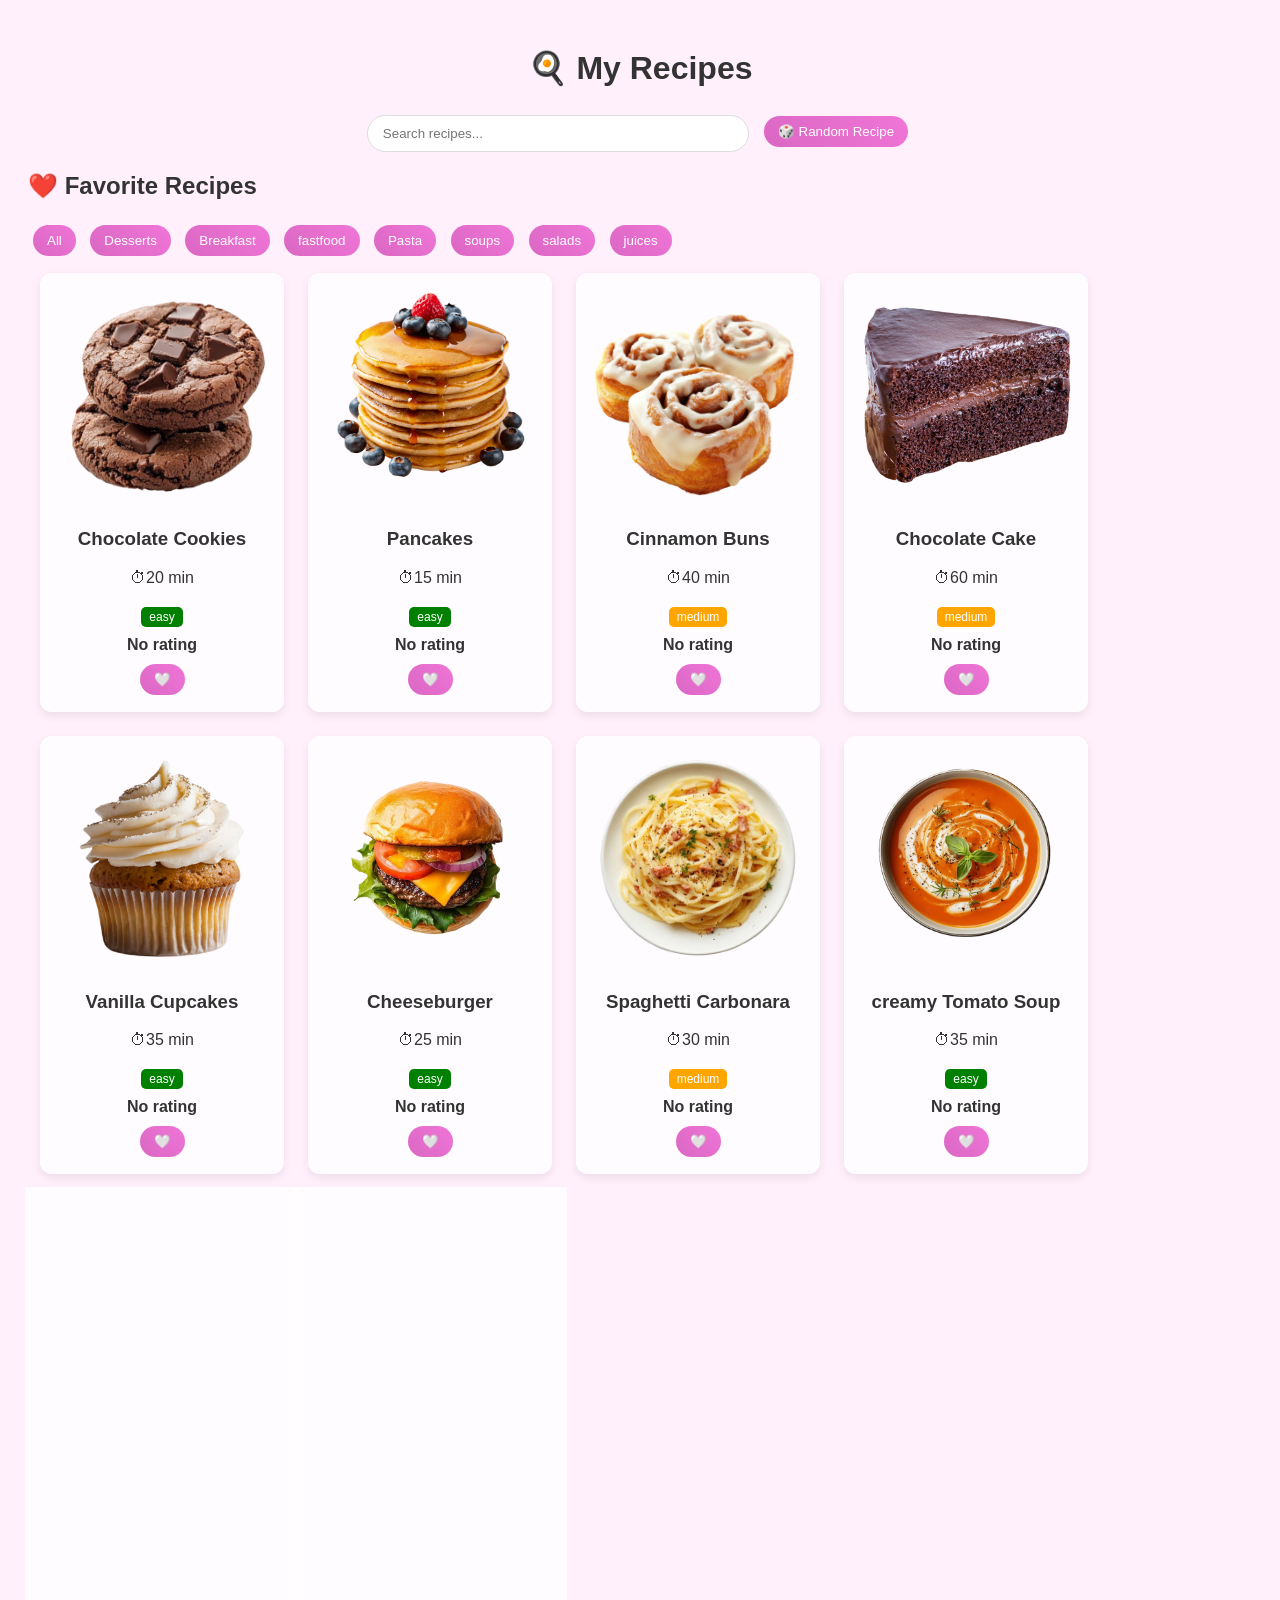
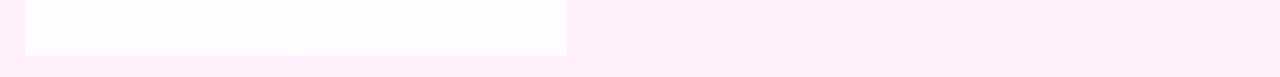
<file: index.html>
<!DOCTYPE html>
<html lang="en">
<head>
<meta charset="UTF-8">
<meta name="viewport" content="width=device-width, initial-scale=1.0">
<title>My Recipes</title>
<link rel="stylesheet" href="style.css">
<link rel="manifest" href="manifest.json">
<script>
  if ("serviceWorker" in navigator) {
    navigator.serviceWorker.register("sw.js")
      .then(() => console.log("Service Worker registered"))
      .catch((err) => console.error("SW registration failed:", err));
  }
</script>
</head>
<body>

<header id="main-header">
  <h1>🍳 My Recipes</h1>
  <input type="text" id="search" placeholder="Search recipes...">
  <button onclick="randomRecipe()">🎲 Random Recipe</button>
</header>

<h2 id="favorites-title">❤️ Favorite Recipes</h2>
<ul id="favorites-list"></ul>

<section id="categories">
  <button onclick="filterRecipes('All')">All</button>
  <button onclick="filterRecipes('Desserts')">Desserts</button>
  <button onclick="filterRecipes('Breakfast')">Breakfast</button>
  <button onclick="filterRecipes('fastfood')">fastfood</button>
  <button onclick="filterRecipes('Pasta')">Pasta</button>
  <button onclick="filterRecipes('soups')">soups</button>
  <button onclick="filterRecipes('salads')">salads</button>
  <button onclick="filterRecipes('juices')">juices</button>
</section>

<section id="recipes-container"></section>

<script src="script.js"></script>
</body>
</html>
</file>
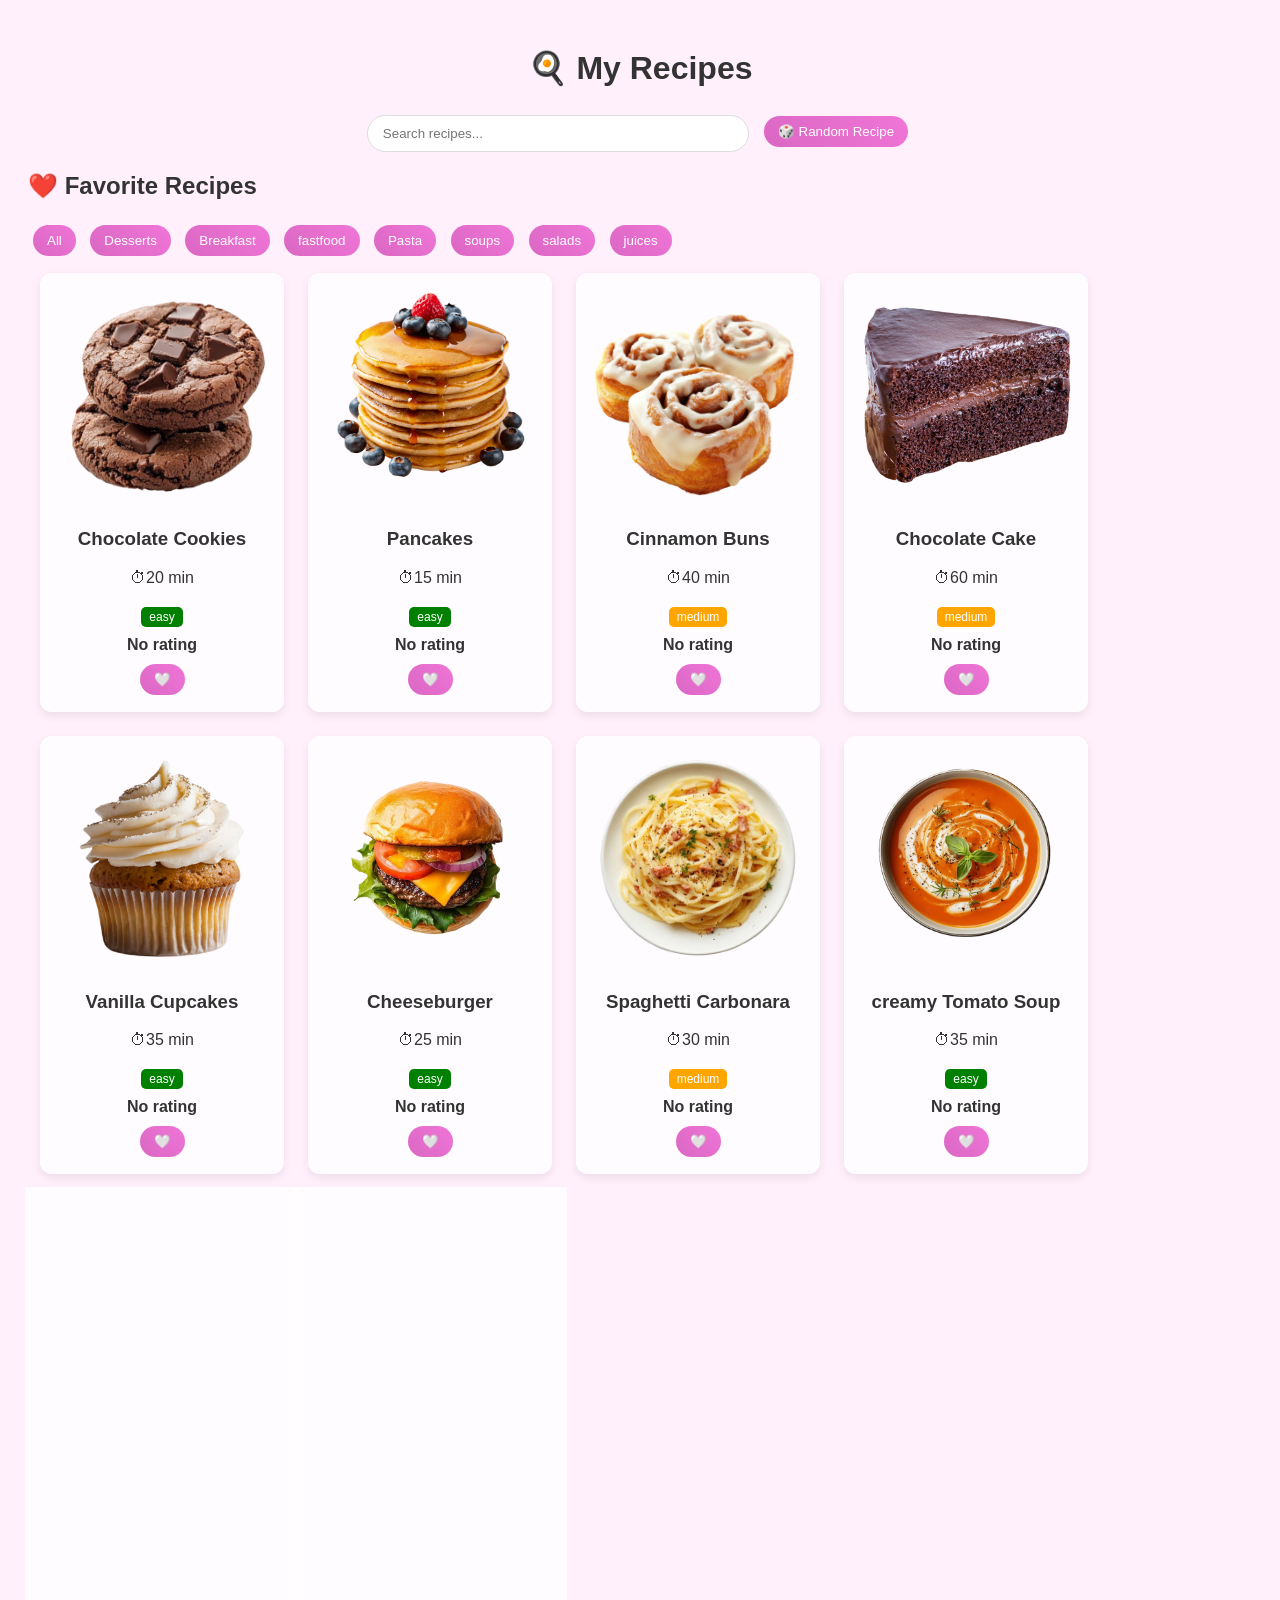
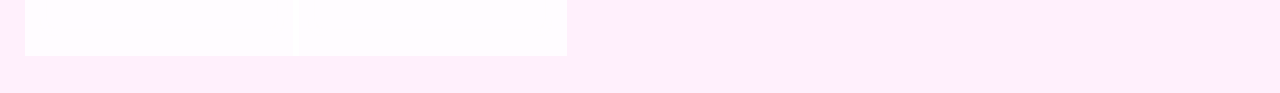
<file: recipe.html>
<!DOCTYPE html>
<html lang="en">
<head>
<meta charset="UTF-8">
<meta name="viewport" content="width=device-width, initial-scale=1.0">
<title>My Recipes App</title>

<link rel="stylesheet" href="style.css">
</head>
<body>

<header id="main-header">
  <h1>🍳 My Recipes</h1>
  <input type="text" id="search" placeholder="Search recipes...">
  <button onclick="randomRecipe()">🎲 Random Recipe</button>
</header>

<h2 id="favorites-title">❤️ Favorite Recipes</h2>
<ul id="favorites-list"></ul>

<section id="categories">
  <button onclick="filterRecipes('All')">All</button>
  <button onclick="filterRecipes('Desserts')">Desserts</button>
  <button onclick="filterRecipes('Breakfast')">Breakfast</button>
  <button onclick="filterRecipes('fastfood')">fastfood</button>
  <button onclick="filterRecipes('Pasta')">Pasta</button>
  <button onclick="filterRecipes('soups')">soups</button>
  <button onclick="filterRecipes('salads')">salads</button>
  <button onclick="filterRecipes('juices')">juices</button>
</section>

<section id="recipes-container"></section>

<ul id="favorites-list"></ul>

<!-- Recipe detail container -->
<div id="recipe-detail" style="display:none;"></div>

<script src="script.js"></script>
<script src="recipe.js"></script>
</body>
</html>
</file>
<file: style.css>
/* ---------- GLOBAL ---------- */
body {
  font-family: Arial, sans-serif;
  background: #fff0fc;
  padding: 20px;
  color: #333;
  transition: background 0.3s, color 0.3s;
  animation: fadeIn 0.6s ease;
}

@keyframes fadeIn {
  from { opacity: 0; transform: translateY(10px); }
  to { opacity: 1; transform: translateY(0); }
}

/* ---------- HEADER ---------- */
header {
  display: flex;
  flex-wrap: wrap;
  justify-content: center;
  align-items: center;
  gap: 10px;
  text-align: center;
  margin-bottom: 20px;
}

#search {
  padding: 10px 15px;
  width: 350px;
  border-radius: 25px;
  border: 1px solid #ddd;
  outline: none;
  transition: 0.2s;
}

#search:focus {
  border-color: hsl(312, 61%, 63%);
  box-shadow: 0 0 6px rgba(200,0,150,0.2);
}

header h1 {
  display: block;
  width: 100%;
  text-align: center; /* optional, centers the title */
  margin-bottom: 15px; /* space below the title */
}

header input,
header button {
  margin-top: 3px;
}

/* ---------- BUTTONS ---------- */
button {
  padding: 8px 14px;
  margin: 5px;
  border: none;
  background: linear-gradient(45deg, hsl(312, 61%, 63%), hsl(312, 80%, 70%));
  color: white;
  border-radius: 20px;
  cursor: pointer;
  transition: transform 0.2s, box-shadow 0.2s, background 0.3s, color 0.3s;
}

button:hover {
  transform: translateY(-2px);
  box-shadow: 0 5px 10px rgba(0,0,0,0.15);
}

/* ---------- RECIPE CARDS ---------- */
.recipe-card {
  background: rgba(255,255,255,0.8);
  backdrop-filter: blur(10px);
  border-radius: 12px;
  padding: 12px;
  margin: 12px;
  display: inline-block;
  width: 220px;
  text-align: center;
  cursor: pointer;
  transition: transform 0.25s, box-shadow 0.25s;
  box-shadow: 0 4px 10px rgba(0,0,0,0.08);
}

.recipe-card:hover {
  transform: translateY(-6px) scale(1.02);
  box-shadow: 0 10px 20px rgba(0,0,0,0.15);
}

.recipe-card img {
  width: 100%;
  border-radius: 10px;
  transition: transform 0.3s;
}

.recipe-card:hover img {
  transform: scale(1.05);
}

/* ---------- DIFFICULTY BADGES ---------- */
.difficulty {
  color: white;
  padding: 3px 8px;
  border-radius: 5px;
  font-size: 12px;
  display: inline-block;
  margin: 4px 0;
}

.easy { background: green; }
.medium { background: orange; }
.hard { background: red; }

/* ---------- AVERAGE RATING ---------- */
.avg-rating {
  font-weight: bold;
  margin: 5px 0;
}

/* ---------- RECIPE DETAIL ---------- */
#recipe-detail {
  max-width: 600px;
  margin: 20px auto;
  background: white;
  padding: 20px;
  border-radius: 12px;
  box-shadow: 0 4px 10px rgba(0,0,0,0.1);
  transition: background 0.3s, color 0.3s;
}

#recipe-detail img {
  width: 100%;
  border-radius: 10px;
  margin: 10px 0;
}

#recipe-detail h1 {
  margin-bottom: 10px;
  text-align: center;
}

#recipe-detail ul, #recipe-detail ol {
  padding-left: 20px;
}

#recipe-detail li {
  margin: 6px 0;
}


/* ---------- SERVINGS ---------- */
.servings-control {
  display: flex;
  justify-content: center;
  align-items: center;
  gap: 10px;
  margin-bottom: 15px;
}

/* ---------- TIMER ---------- */
#timer-display {
  font-weight: bold;
  font-size: 18px;
  margin-top: 10px;
  text-align: center;
  color: #FF4500;
}

/* ---------- COMMENTS ---------- */
/* Modern comment bubbles */
.comment-bubble {
  display: inline-block;
  max-width: 80%;
  padding: 10px 14px;
  margin-bottom: 8px;
  background: #f8f0ff;
  border-radius: 15px;
  box-shadow: 0 2px 6px rgba(0,0,0,0.1);
  position: relative;
  transition: background 0.3s, transform 0.3s;
  word-wrap: break-word;
}

/* Bubble tail */
.comment-bubble::after {
  content: "";
  position: absolute;
  bottom: 0;
  left: 10px;
  width: 0;
  height: 0;
  border: 10px solid transparent;
  border-top-color: #f8f0ff;
  border-bottom: 0;
  border-left: 0;
  margin-left: -5px;
  margin-bottom: -10px;
}

/* Slide-in animation for new comments */
@keyframes slideInUp {
  0% {
    opacity: 0;
    transform: translateY(20px) scale(0.95);
  }
  100% {
    opacity: 1;
    transform: translateY(0) scale(1);
  }
}

/* Highlight effect for new comment */
.new-comment {
  background: #ffe3e3 !important;
  animation: slideInUp 0.5s ease forwards;
}

/* Modern comment input */
#comment-input {
  width: 95%;           /* wider box */
  max-width: 600px;     /* optional max width */
  padding: 12px 16px;   /* more padding for comfort */
  border-radius: 25px;  /* more rounded corners */
  border: 1px solid #ccc;
  box-shadow: 0 2px 6px rgba(0,0,0,0.1);
  font-size: 16px;
  resize: vertical;     /* allows vertical resizing only */
  transition: box-shadow 0.3s, border-color 0.3s;
}

/* Focus effect */
#comment-input:focus {
  outline: none;
  border-color: #a77fff;
  box-shadow: 0 2px 10px rgba(167,127,255,0.4);
}

/* Delete button inside comment bubble */
.comment-bubble button {
  position: absolute;
  top: -3px; 
  left: -5px;
  background: transparent;
  border: none;
  color: #ff4d4d;
  font-weight: bold;
  font-size: 16px;
  cursor: pointer;
  opacity: 0;
  transform: translateY(-5px);
  transition: opacity 0.2s, transform 0.2s;
}

.comment-bubble:hover button {
  opacity: 1;
  transform: translateY(0);
}

/* Add padding to comment text so it doesn't overlap button */
.comment-bubble span {
  display: inline-block;
  padding-left: 28px;      /* enough space for delete button */
}

/* ---------- MEDIA ---------- */
@media (max-width: 600px){
  .recipe-card { width: 100%; }
  #search { width: 100%; }
  header { flex-direction: column; align-items: center; }
}
</file>
